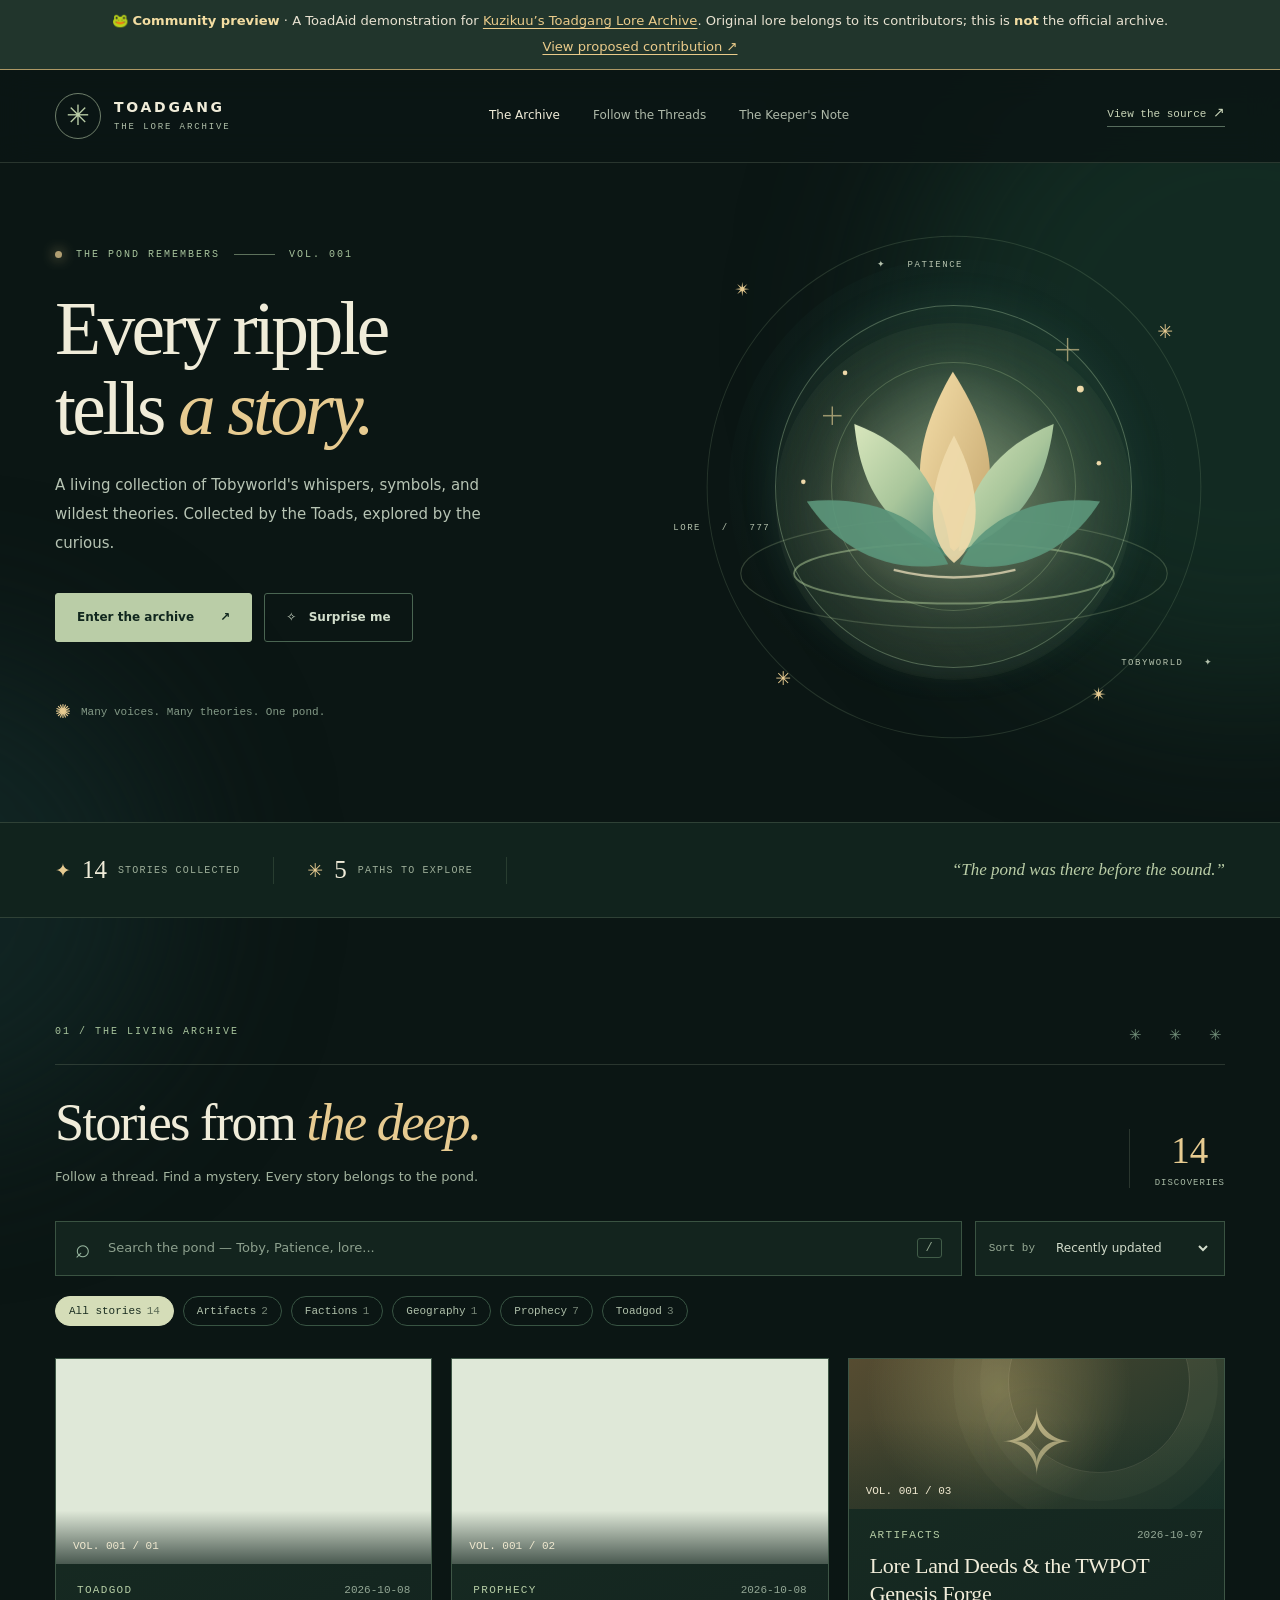
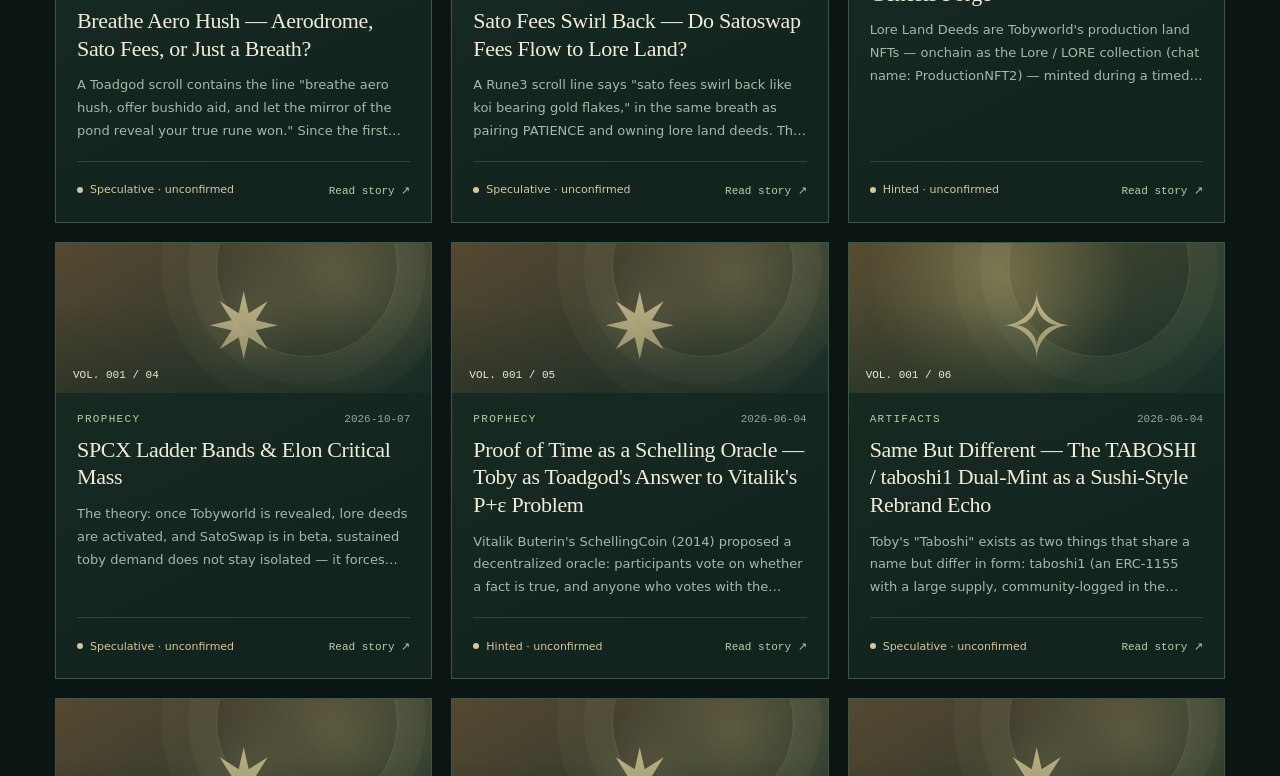
<file: index.html>
<!doctype html>
<html lang="en"><head><meta charset="utf-8"><meta name="viewport" content="width=device-width, initial-scale=1">
<meta http-equiv="refresh" content="0; url=./explorer/"><title>Toadgang Lore — Community Preview</title></head>
<body><p>This is a community preview for Kuzikuu’s Toadgang Lore Archive.
<a href="./explorer/">Enter The Living Lore Explorer</a>.</p></body></html>
</file>
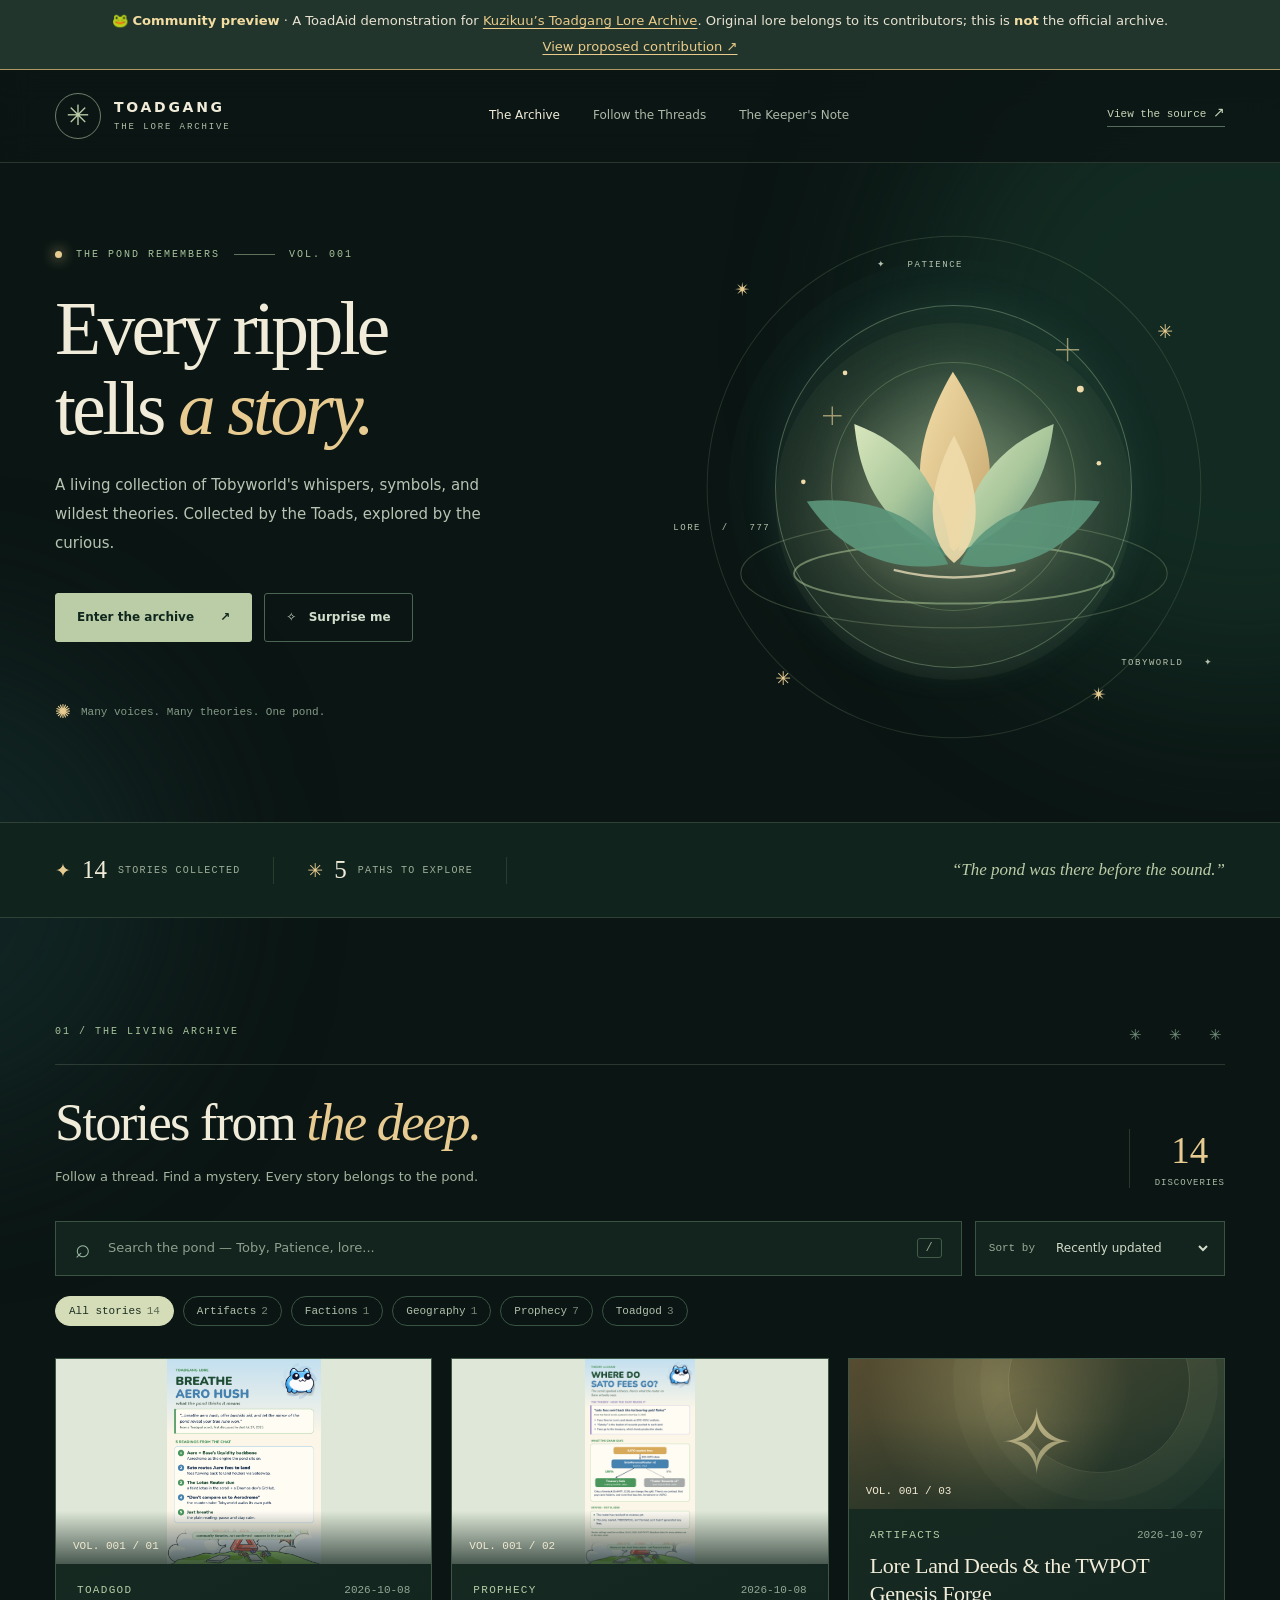
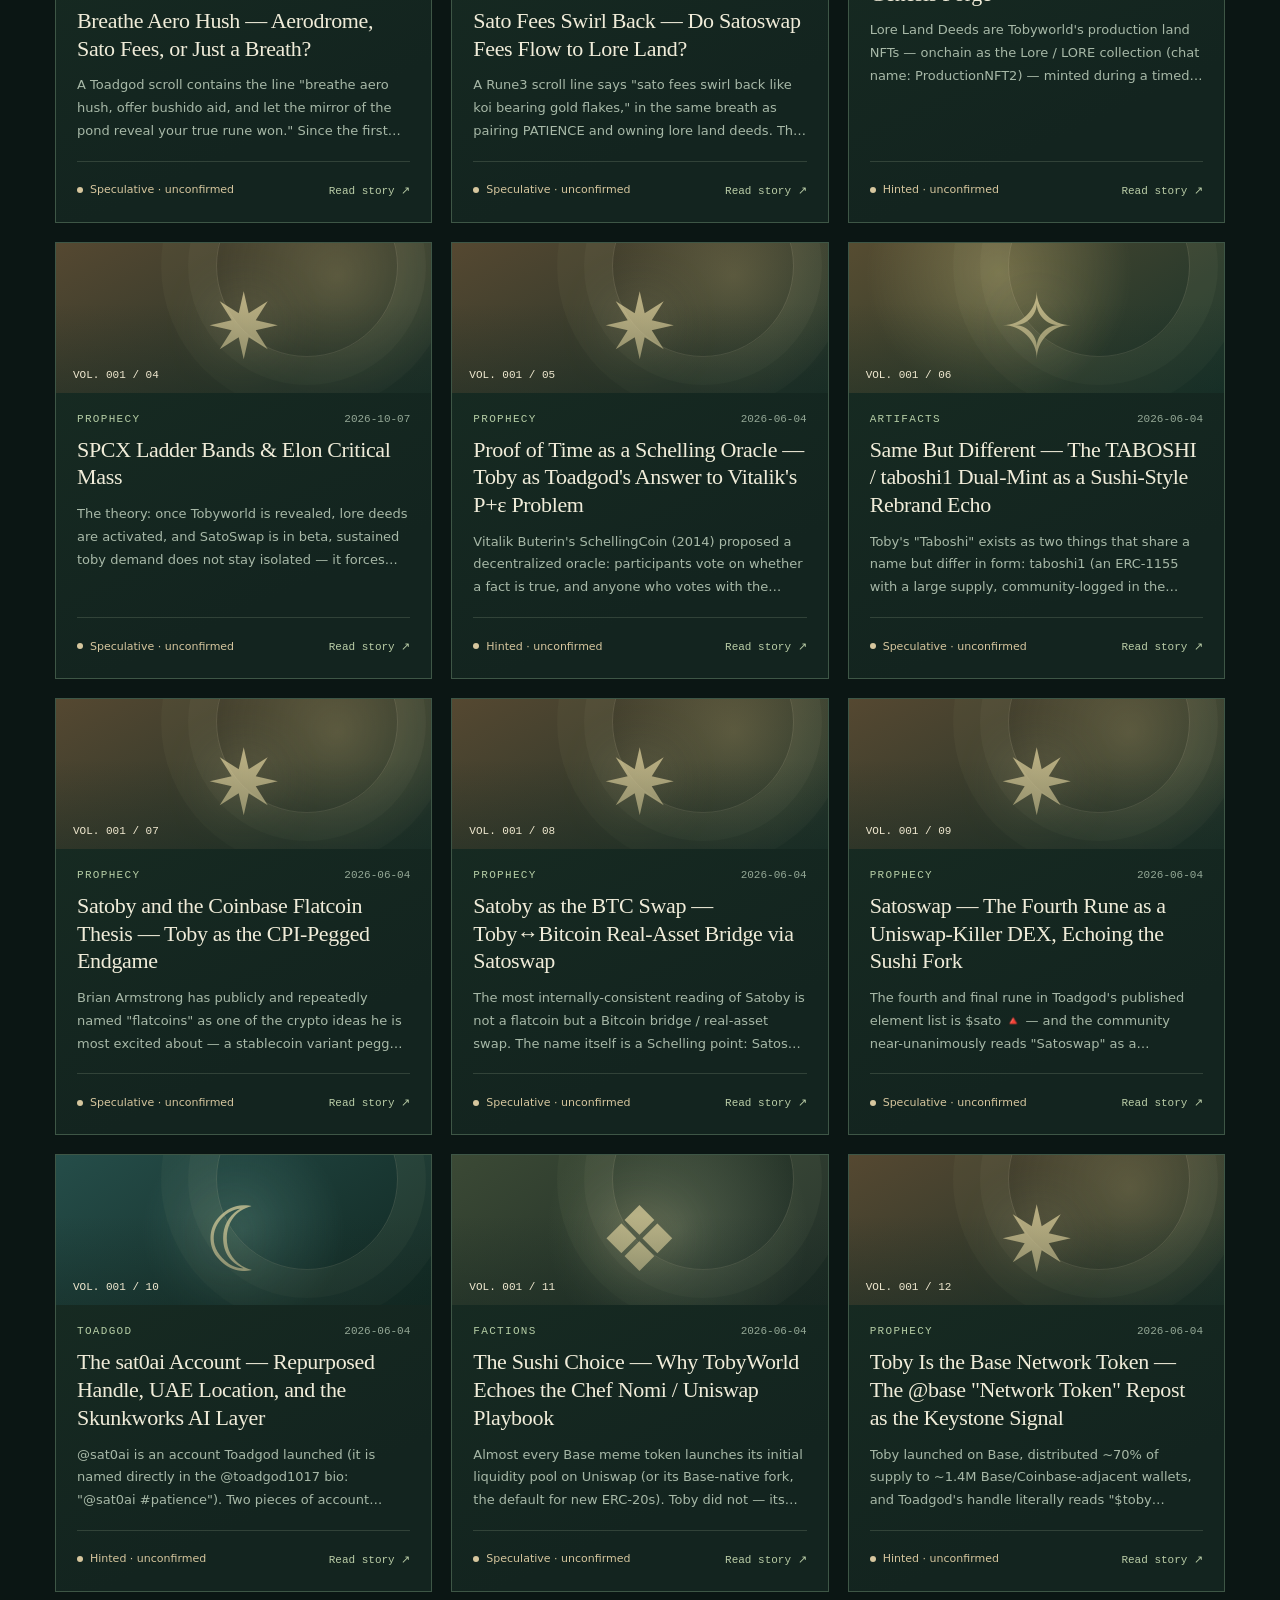
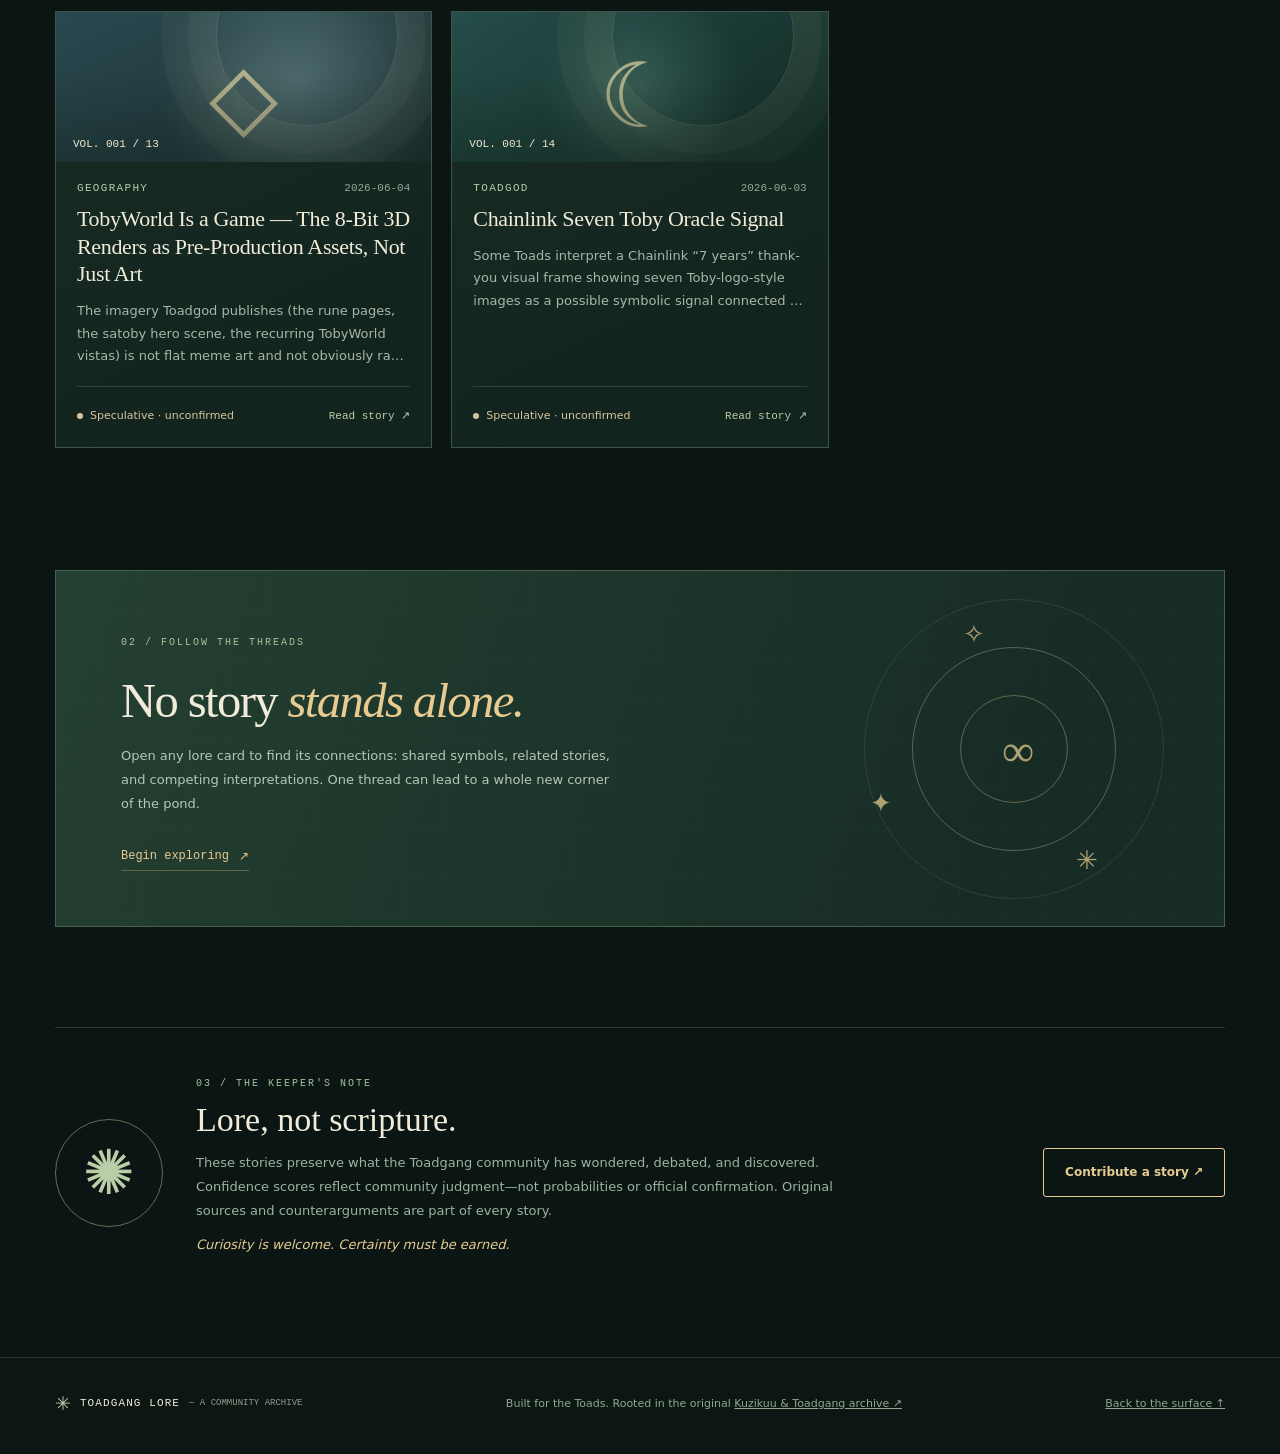
<file: explorer/index.html>
<!doctype html>
<html lang="en">
<head>
  <meta charset="utf-8">
  <meta name="viewport" content="width=device-width, initial-scale=1">
  <meta name="color-scheme" content="dark">
  <meta name="theme-color" content="#0c1715">
  <meta name="description" content="Explore the stories, theories, evidence and mysteries preserved by Toadgang.">
  <title>The Living Lore · Toadgang Archive</title>
  <link rel="stylesheet" href="./styles.css">
  <link rel="icon" href="./favicon.svg" type="image/svg+xml">
</head>
<body>
  <a class="skip-link" href="#library">Skip to the lore library</a>
  <div class="ambient ambient-one" aria-hidden="true"></div>
  <div class="ambient ambient-two" aria-hidden="true"></div>
  <aside class="toadaid-preview-banner" aria-label="Community preview notice">
    <span><strong>🐸 Community preview</strong> · A ToadAid demonstration for
    <a href="https://github.com/toad-lore-fan-club/toadgang-lore" target="_blank" rel="noopener noreferrer">Kuzikuu’s Toadgang Lore Archive</a>.
    Original lore belongs to its contributors; this is <strong>not</strong> the official archive.</span>
    <a href="https://github.com/toad-lore-fan-club/toadgang-lore/pull/8" target="_blank" rel="noopener noreferrer">View proposed contribution ↗</a>
  </aside>
  <header class="site-header" id="top">
    <div class="shell header-inner">
      <a class="brand" href="#top" aria-label="Toadgang Lore Archive home">
        <span class="brand-mark" aria-hidden="true">✳</span>
        <span class="brand-text"><strong>TOADGANG</strong><small>THE LORE ARCHIVE</small></span>
      </a>
      <nav class="nav-links" aria-label="Main navigation">
        <a href="#library" class="nav-active">The Archive</a>
        <a href="#paths">Follow the Threads</a>
        <a href="#about">The Keeper's Note</a>
      </nav>
      <a class="repo-link" href="https://github.com/toad-lore-fan-club/toadgang-lore" target="_blank" rel="noopener noreferrer">View the source <span aria-hidden="true">↗</span></a>
    </div>
  </header>

  <main>
    <section class="hero shell" aria-labelledby="hero-title">
      <div class="hero-copy">
        <div class="eyebrow"><span class="pulse-dot"></span> THE POND REMEMBERS <span class="eyebrow-line"></span> VOL. 001</div>
        <h1 id="hero-title">Every ripple<br>tells <em>a story.</em></h1>
        <p class="hero-description">A living collection of Tobyworld's whispers, symbols, and wildest theories. Collected by the Toads, explored by the curious.</p>
        <div class="hero-actions">
          <a class="button button-primary" href="#library">Enter the archive <span aria-hidden="true">↗</span></a>
          <button type="button" class="button button-ghost" id="random-theory">✧ &nbsp; Surprise me</button>
        </div>
        <div class="hero-micro"><span class="little-flower" aria-hidden="true">✺</span> Many voices. Many theories. One pond.</div>
      </div>
      <div class="hero-art" aria-label="Illustration of a glowing lotus and still rings of pond water" role="img">
        <div class="orbital-caption orbital-caption-a">✦ &nbsp; PATIENCE</div>
        <div class="orbital-caption orbital-caption-b">TOBYWORLD &nbsp; ✦</div>
        <div class="orbital-caption orbital-caption-c">LORE &nbsp; / &nbsp; 777</div>
        <div class="pond-sky"></div>
        <div class="pond-halo halo-one"></div>
        <div class="pond-halo halo-two"></div>
        <div class="pond-halo halo-three"></div>
        <svg class="lotus-art" viewBox="0 0 440 440" xmlns="http://www.w3.org/2000/svg" aria-hidden="true">
          <defs>
            <radialGradient id="glow" cx="50%" cy="50%" r="60%"><stop offset="0" stop-color="#d9ecb4" stop-opacity="0.7"/><stop offset="1" stop-color="#cce2a0" stop-opacity="0"/></radialGradient>
            <linearGradient id="petal" x1="0" x2="1" y1="0" y2="1"><stop offset="0" stop-color="#d9e7bd"/><stop offset="0.52" stop-color="#a9c69b"/><stop offset="1" stop-color="#538b79"/></linearGradient>
            <linearGradient id="petalGold" x1="0" x2="1" y1="0" y2="1"><stop offset="0" stop-color="#f5dfaa"/><stop offset="1" stop-color="#c5a66d"/></linearGradient>
          </defs>
          <circle cx="220" cy="236" r="154" fill="url(#glow)" opacity=".42"/>
          <ellipse cx="220" cy="298" rx="138" ry="26" fill="none" stroke="#b6d29d" stroke-width="1.6" opacity=".5"/>
          <ellipse cx="220" cy="298" rx="184" ry="47" fill="none" stroke="#b6d29d" stroke-width="1" opacity=".24"/>
          <path d="M218 285C178 271 151 241 142 192c42 11 71 42 78 78 9-45 37-71 78-80-10 45-39 78-80 95z" fill="#4d8a72" opacity=".87"/>
          <path d="M220 279C183 245 179 192 219 124c44 68 41 120 1 155z" fill="url(#petalGold)"/>
          <path d="M217 279C158 260 139 219 134 169c48 18 76 53 83 110z" fill="url(#petal)"/>
          <path d="M224 279C282 257 300 216 306 169c-48 19-76 54-82 110z" fill="url(#petal)"/>
          <path d="M215 290C159 300 117 273 93 236c55-6 103 14 122 54z" fill="#5d977c" opacity=".91"/>
          <path d="M225 290C281 301 324 272 346 236c-54-6-102 14-121 54z" fill="#5d977c" opacity=".91"/>
          <path d="M220 289C196 270 195 226 220 179c25 47 25 91 0 110z" fill="#f0dcac" opacity=".9"/>
          <path d="M168 295Q219 308 273 295" fill="none" stroke="#f0e3bf" stroke-width="2" opacity=".75"/>
          <circle cx="126" cy="125" r="2" fill="#efdaaa"/><circle cx="329" cy="139" r="3" fill="#efdaaa"/><circle cx="90" cy="219" r="2" fill="#efdaaa"/><circle cx="345" cy="203" r="2" fill="#efdaaa"/>
          <path d="M318 95v20m-10-10h20M115 154v16m-8-8h16" stroke="#f4db9e" stroke-width="1.2" opacity=".6"/>
        </svg>
        <span class="art-corner corner-tl">✴</span><span class="art-corner corner-tr">✳</span><span class="art-corner corner-bl">✳</span><span class="art-corner corner-br">✴</span>
      </div>
    </section>

    <section class="ticker" aria-label="Archive summary">
      <div class="shell ticker-inner">
        <div class="ticker-item"><span class="ticker-glyph">✦</span><strong id="stat-theories">—</strong><span>STORIES COLLECTED</span></div>
        <div class="ticker-divider"></div>
        <div class="ticker-item"><span class="ticker-glyph">✳</span><strong id="stat-categories">—</strong><span>PATHS TO EXPLORE</span></div>
        <div class="ticker-divider"></div>
        <div class="ticker-quote">“The pond was there before the sound.”</div>
      </div>
    </section>

    <section class="library shell" id="library" aria-labelledby="library-title">
      <div class="section-topline"><span>01 / THE LIVING ARCHIVE</span><span class="topline-decoration">✳ &nbsp;✳ &nbsp;✳</span></div>
      <div class="library-heading">
        <div><h2 id="library-title">Stories from <em>the deep.</em></h2><p>Follow a thread. Find a mystery. Every story belongs to the pond.</p></div>
        <div class="library-count"><span class="count-number" id="shown-count">—</span><span>DISCOVERIES</span></div>
      </div>
      <div class="controls">
        <label class="search-field" for="search-input"><span class="search-icon" aria-hidden="true">⌕</span><input id="search-input" type="search" placeholder="Search the pond — Toby, Patience, lore..." autocomplete="off"><kbd>/</kbd></label>
        <label class="sort-field" for="sort-select"><span>Sort by</span><select id="sort-select"><option value="recent">Recently updated</option><option value="confidence">Community confidence</option><option value="title">A → Z</option></select></label>
      </div>
      <div class="chips" id="category-chips" role="group" aria-label="Filter by category"></div>
      <div class="library-message" id="library-message" role="status" aria-live="polite">Gathering the stories from the pond…</div>
      <div class="cards" id="lore-cards" aria-live="off"></div>
      <div class="empty-state" id="empty-state" hidden><span aria-hidden="true">☾</span><h3>No ripples found</h3><p>Try another word, or explore a different category.</p><button type="button" class="button button-ghost" id="clear-search">Show all stories</button></div>
    </section>

    <section class="paths shell" id="paths" aria-labelledby="paths-title">
      <div class="paths-pattern" aria-hidden="true"></div>
      <div class="paths-copy"><span class="mini-eyebrow">02 / FOLLOW THE THREADS</span><h2 id="paths-title">No story <em>stands alone.</em></h2><p>Open any lore card to find its connections: shared symbols, related stories, and competing interpretations. One thread can lead to a whole new corner of the pond.</p><a href="#library" class="text-link">Begin exploring <span aria-hidden="true">↗</span></a></div>
      <div class="paths-glyph" aria-hidden="true"><span class="path-ring ring-a"></span><span class="path-ring ring-b"></span><span class="path-ring ring-c"></span><span class="path-dot dot-a">✧</span><span class="path-dot dot-b">✳</span><span class="path-dot dot-c">✦</span><span class="path-center">∞</span></div>
    </section>

    <section class="keeper shell" id="about" aria-labelledby="keeper-title">
      <div class="keeper-seal" aria-hidden="true">✺</div>
      <div class="keeper-content"><div class="mini-eyebrow">03 / THE KEEPER'S NOTE</div><h2 id="keeper-title">Lore, not scripture.</h2><p>These stories preserve what the Toadgang community has wondered, debated, and discovered. Confidence scores reflect community judgment—not probabilities or official confirmation. Original sources and counterarguments are part of every story.</p><p class="keeper-strong">Curiosity is welcome. Certainty must be earned.</p></div>
      <a href="https://github.com/toad-lore-fan-club/toadgang-lore/blob/main/CONTRIBUTING.md" target="_blank" rel="noopener noreferrer" class="button button-outline">Contribute a story ↗</a>
    </section>
  </main>
  <footer class="site-footer"><div class="shell footer-inner"><div class="footer-brand">✳ <strong>TOADGANG LORE</strong><span>— A COMMUNITY ARCHIVE</span></div><p>Built for the Toads. Rooted in the original <a href="https://github.com/toad-lore-fan-club/toadgang-lore" target="_blank" rel="noopener noreferrer">Kuzikuu &amp; Toadgang archive ↗</a></p><a href="#top">Back to the surface ↑</a></div></footer>

  <dialog id="lore-dialog" class="lore-dialog" aria-labelledby="dialog-title"><div class="dialog-inner"><header class="dialog-header"><a class="dialog-brand" href="https://github.com/toad-lore-fan-club/toadgang-lore" target="_blank" rel="noopener noreferrer">✳ &nbsp; THE LORE ARCHIVE</a><button type="button" class="dialog-close" id="close-dialog" aria-label="Close story">✕</button></header><div class="dialog-body" id="dialog-body"></div></div></dialog>
  <script src="./data.js"></script>
  <script src="./app.js" defer></script>
</body>
</html>
</file>
<file: explorer/styles.css>
:root{color-scheme:dark;--bg:#0b1614;--bg2:#10211d;--surface:#152720;--surface2:#1c3027;--cream:#f0ecd9;--muted:#b0c0aa;--forest:#86a990;--sage:#bacda7;--gold:#e7cb91;--line:rgba(197,215,177,.17);--sans:'DM Sans',ui-sans-serif,system-ui,sans-serif;--serif:'Playfair Display',Georgia,'Times New Roman',serif;--mono:'DM Mono',monospace}
*{box-sizing:border-box}html{scroll-behavior:smooth;scroll-padding-top:90px}body{margin:0;background:var(--bg);color:var(--cream);font:16px/1.6 var(--sans);overflow-x:hidden}button,input,select{font:inherit}button{cursor:pointer}a{color:inherit}button:focus-visible,a:focus-visible,input:focus-visible,select:focus-visible{outline:3px solid var(--gold);outline-offset:4px}[hidden]{display:none!important}::selection{background:#b7c88f;color:#10231b}.shell{width:min(1170px,calc(100% - 68px));margin-inline:auto}.skip-link{position:absolute;z-index:300;top:-80px;left:15px;background:var(--cream);color:var(--bg);padding:10px 20px}.skip-link:focus{top:10px}
.ambient{position:absolute;z-index:-1;pointer-events:none;border-radius:50%;filter:blur(80px)}.ambient-one{width:690px;height:690px;background:#183a2c99;top:0;right:-310px}.ambient-two{width:480px;height:480px;background:#142c2baa;top:650px;left:-310px}.site-header{position:relative;z-index:4;border-bottom:1px solid var(--line);background:#0b1614d9;backdrop-filter:blur(16px)}.header-inner{display:flex;min-height:92px;align-items:center;justify-content:space-between;gap:20px}.brand{display:flex;text-decoration:none;align-items:center;gap:13px}.brand-mark{display:grid;place-items:center;width:46px;height:46px;border:1px solid #bad0ac91;border-radius:50%;font-size:28px;color:var(--sage)}.brand-text{display:flex;flex-direction:column;line-height:1.15;gap:7px;letter-spacing:.17em}.brand-text strong{font-size:14px;font-weight:600}.brand-text small{font:9px var(--mono);letter-spacing:.21em;color:var(--muted)}.nav-links{display:flex;gap:33px}.nav-links a{text-decoration:none;font-size:12px;color:#aeb9a9;transition:color .2s}.nav-links a:hover,.nav-links .nav-active{color:var(--cream)}.repo-link{font:11px var(--mono);text-decoration:none;border-bottom:1px solid #99b69a89;padding-bottom:5px;color:#c8d4b7;white-space:nowrap}.repo-link span{font-size:14px}.hero{min-height:612px;display:grid;grid-template-columns:1.05fr .95fr;align-items:center;gap:28px;padding-top:65px;padding-bottom:77px}.hero-copy{position:relative;z-index:1}.eyebrow,.mini-eyebrow,.section-topline,.topline-decoration{font:10px var(--mono);letter-spacing:.2em;color:#a7c39c}.eyebrow{display:flex;align-items:center;gap:14px}.eyebrow-line{display:inline-block;width:41px;height:1px;background:#a7c39c88}.pulse-dot{width:7px;height:7px;border-radius:50%;background:var(--gold);box-shadow:0 0 13px #f3dd93;animation:pulse 2.7s infinite}.hero h1{font:normal clamp(56px,5.9vw,89px)/1.06 var(--serif);letter-spacing:-.048em;margin:29px 0 22px;max-width:740px}.hero h1 em,.library h2 em,.paths h2 em{font-weight:400;color:var(--gold)}.hero-description{max-width:475px;color:#b7c4b4;font-size:15px;line-height:1.92;margin-bottom:35px}.hero-actions{display:flex;gap:12px;flex-wrap:wrap}.button{text-decoration:none;display:inline-flex;gap:26px;align-items:center;justify-content:center;min-height:49px;padding:12px 21px;border-radius:3px;transition:background .2s,transform .2s,border-color .2s;font-size:12px;font-weight:700}.button:hover{transform:translateY(-2px)}.button-primary{background:var(--sage);border:1px solid var(--sage);color:#11271e}.button-primary:hover{background:#d6e6bd}.button-ghost{border:1px solid #4a6552;color:#d3dfcd;background:transparent}.button-ghost:hover{background:#243b2c}.hero-micro{margin-top:58px;font:11px var(--mono);color:#849a87;display:flex;align-items:center;gap:10px}.little-flower{color:var(--gold);font-size:19px}.hero-art{position:relative;width:min(100%,510px);aspect-ratio:1;margin-inline:auto;isolation:isolate}.pond-sky{position:absolute;inset:6%;border-radius:50%;background:radial-gradient(circle at 50% 42%,#2850477a 0,#19372e67 28%,#132b2655 49%,#0d211d00 72%)}.pond-halo{position:absolute;border:1px solid rgba(186,206,163,.18);border-radius:50%;inset:4%}.halo-one{inset:15%;border-color:#a4c59d66;box-shadow:0 0 40px #6eb89c18,inset 0 0 70px #699e7524}.halo-two{inset:0;transform:scale(.97);border-color:#95b68c30}.halo-three{inset:26%;border-color:#b6d89c40}.hero-art:after{content:'';position:absolute;inset:12%;border-radius:50%;background:radial-gradient(circle,#e9dda127 0%,transparent 50%);z-index:-1}.lotus-art{width:100%;height:100%;position:relative;filter:drop-shadow(0 0 31px #cbd6aa36);animation:float 8s ease-in-out infinite}.orbital-caption{position:absolute;color:#b5c2ad;font:9px var(--mono);letter-spacing:.17em;z-index:2}.orbital-caption-a{top:6%;left:35%}.orbital-caption-b{bottom:15%;right:-1%}.orbital-caption-c{top:57%;left:-5%}.art-corner{position:absolute;color:var(--gold);font-size:19px}.corner-tl{left:7%;top:9%}.corner-tr{right:7%;top:17%}.corner-bl{left:15%;bottom:10%}.corner-br{right:20%;bottom:7%}
.ticker{border-block:1px solid var(--line);background:#11231d}.ticker-inner{min-height:94px;display:flex;align-items:center;gap:33px}.ticker-item{display:flex;align-items:center;gap:11px}.ticker-item strong{font:25px var(--serif);color:var(--cream)}.ticker-item span:last-child{font:10px var(--mono);letter-spacing:.12em;color:#9dae99}.ticker-glyph{font-size:19px;color:var(--gold)}.ticker-divider{height:27px;width:1px;background:#48634a6e}.ticker-quote{font:italic 17px var(--serif);color:var(--sage);margin-left:auto}.library{padding-block:108px 122px}.section-topline{border-bottom:1px solid var(--line);padding-bottom:19px;display:flex;justify-content:space-between}.topline-decoration{font-size:15px;color:#728f79}.library-heading{display:flex;justify-content:space-between;align-items:end;gap:20px;margin:28px 0 33px}.library h2,.paths h2{font:normal clamp(38px,4.1vw,60px)/1.14 var(--serif);letter-spacing:-.033em;margin:0 0 14px}.library-heading p{margin:0;color:#a3b49f;font-size:13px}.library-count{text-align:center;border-left:1px solid var(--line);padding-left:25px;display:grid;gap:6px;min-width:94px}.count-number{font:37px var(--serif);color:var(--gold)}.library-count span:last-child{font:9px var(--mono);letter-spacing:.11em;color:#a9bba6}.controls{display:flex;gap:13px;margin-bottom:20px}.search-field{display:flex;align-items:center;gap:15px;flex:1;border:1px solid #3a5342;background:#13241e;min-height:55px;padding:0 19px}.search-field:focus-within{border-color:var(--sage)}.search-icon{font-size:26px;line-height:1;color:#98b7a0}.search-field input{border:0;background:transparent;color:var(--cream);outline:0;flex:1;min-width:0;font-size:13px}.search-field input::placeholder{color:#8da08e;opacity:1}.search-field kbd{font:12px var(--mono);border:1px solid #415c48;border-radius:3px;color:#92a78f;padding:2px 8px}.sort-field{display:flex;align-items:center;gap:17px;background:#13241e;border:1px solid #3a5342;padding:0 13px}.sort-field>span{font:11px var(--mono);color:#99ac97}.sort-field select{color:#d2dccb;background:#13241e;border:0;outline:0;font-size:12px;max-width:185px;cursor:pointer}.chips{display:flex;flex-wrap:wrap;gap:9px;margin-bottom:32px}.chip{border:1px solid #385443;color:#afc0aa;background:transparent;padding:8px 13px;border-radius:30px;font:11px var(--mono);transition:.2s}.chip:hover{border-color:#a8c69c;color:var(--cream)}.chip[aria-pressed='true']{background:#d5ddb8;color:#1a2d20;border-color:#d5ddb8}.chip-count{opacity:.65;margin-left:5px}.library-message{color:#a9b9a5;font-size:13px;margin:28px 0}.cards{display:grid;grid-template-columns:repeat(3,minmax(0,1fr));gap:19px}.lore-card{position:relative;min-width:0;border:1px solid #3e5646;background:linear-gradient(155deg,#182d23,#13241f 75%);padding:0;overflow:hidden;display:flex;flex-direction:column;min-height:390px;transition:transform .23s,border-color .23s,box-shadow .23s}.lore-card:hover{transform:translateY(-5px);border-color:#9ebb9a;box-shadow:0 19px 50px #0003}.card-cover{height:150px;position:relative;overflow:hidden;background:radial-gradient(circle at 70% 38%,#6f917a77,transparent 45%),radial-gradient(circle at 25% 70%,#365a4e,transparent 60%),linear-gradient(155deg,#2a4639,#152d28)}.card-cover::after{position:absolute;inset:0;content:'';background:linear-gradient(0deg,#13251f55,transparent 60%)}.card-cover[data-category='prophecy']{background:radial-gradient(circle at 75% 22%,#d2ba793d,transparent 40%),linear-gradient(150deg,#554831,#1b3028)}.card-cover[data-category='toadgod']{background:radial-gradient(circle at 50% 50%,#5b8d8555,transparent 50%),linear-gradient(145deg,#254d49,#112822)}.card-cover[data-category='artifact']{background:radial-gradient(circle at 40% 20%,#c9b9785e,transparent 52%),linear-gradient(145deg,#564c31,#18332a)}.card-cover[data-category='faction']{background:radial-gradient(circle at 60% 50%,#97a38355,transparent 55%),linear-gradient(145deg,#3b4935,#1a2923)}.card-cover[data-category='geography']{background:radial-gradient(circle at 65% 45%,#85aaad6a,transparent 55%),linear-gradient(155deg,#294950,#1b2c2d)}.card-cover:before{content:'';position:absolute;width:180px;height:180px;border-radius:50%;border:1px solid #e0d4af2b;right:9%;top:-45%;box-shadow:0 0 0 28px #e0d4af0a,0 0 0 55px #e0d4af09}.cover-symbol{position:absolute;inset:0;display:grid;place-items:center;font:90px var(--serif);color:#ebdca5a8;text-shadow:0 0 55px #ecd79d70;transform:translateY(9px)}.card-cover img{display:block;width:100%;height:100%;object-fit:cover;object-position:center;filter:saturate(.75) brightness(.8)}.card-cover.has-image:after{background:linear-gradient(0deg,#13251f88,#11251a00 80%)}.cover-index{position:absolute;bottom:12px;left:17px;z-index:1;font:10px var(--mono);color:#efe8cf}.card-content{padding:20px 21px 18px;display:flex;flex-direction:column;flex:1}.card-top{display:flex;align-items:center;justify-content:space-between;gap:10px;margin-bottom:11px}.category-tag{font:10px var(--mono);text-transform:uppercase;letter-spacing:.12em;color:#b5cda5}.card-date{font:10px var(--mono);color:#93a795}.card-title{font:normal 22px/1.26 var(--serif);letter-spacing:-.015em;margin:0 0 12px;flex-shrink:0}.card-summary{font-size:12px;line-height:1.75;color:#a7b8a7;margin:0 0 18px;display:-webkit-box;-webkit-line-clamp:3;-webkit-box-orient:vertical;overflow:hidden}.card-bottom{border-top:1px solid var(--line);display:flex;justify-content:space-between;gap:8px;padding-top:15px;margin-top:auto;align-items:center}.safety-indicator{font-size:10px;color:#d6c69e;display:flex;align-items:center;gap:7px;min-width:0}.safety-indicator .small-circle{width:6px;height:6px;flex:none;border-radius:50%;background:#d6c69e}.card-open{font:11px var(--mono);border:0;background:none;color:var(--sage);white-space:nowrap;padding:7px 0}.card-open:hover{text-decoration:underline}.empty-state{text-align:center;padding:70px 20px;border:1px solid var(--line)}.empty-state>span{font-size:54px;color:var(--gold)}.empty-state h3{font:32px var(--serif);margin:10px}.empty-state p{color:var(--muted);font-size:14px}.empty-state .button{margin-top:14px}
.paths{margin-bottom:100px;background:linear-gradient(113deg,#244032,#172c25 80%);border:1px solid #46604c;min-height:357px;position:relative;display:flex;align-items:center;padding:55px 65px;overflow:hidden}.paths-pattern{position:absolute;inset:0;opacity:.26;background-image:linear-gradient(#afc5a014 1px,transparent 1px),linear-gradient(90deg,#afc5a014 1px,transparent 1px);background-size:43px 43px}.paths-copy{position:relative;z-index:1;max-width:580px}.paths h2{font-size:clamp(38px,3.8vw,53px);margin-top:22px}.paths p{color:#b6c7b6;font-size:13px;line-height:1.85;max-width:490px}.text-link{display:inline-flex;gap:10px;text-decoration:none;margin-top:20px;color:var(--gold);font:12px var(--mono);border-bottom:1px solid #a88e6680;padding-bottom:6px}.paths-glyph{position:absolute;width:300px;height:300px;right:60px;top:28px;opacity:.73}.path-ring{position:absolute;border:1px solid #c0d0a67d;border-radius:50%;inset:16%}.ring-b{inset:0;border-color:#aec3ab33}.ring-c{inset:32%;border-color:#e8ca927e}.path-center{position:absolute;top:42%;left:46%;font:45px var(--serif);color:var(--gold)}.path-dot{position:absolute;font-size:26px;color:var(--gold)}.dot-a{top:5%;left:33%}.dot-b{bottom:6%;right:22%}.dot-c{bottom:25%;left:2%}.keeper{display:flex;align-items:center;gap:33px;border-top:1px solid var(--line);padding-block:50px 90px}.keeper-seal{width:108px;height:108px;border:1px solid #5c7057;border-radius:50%;display:grid;place-items:center;font-size:62px;color:var(--sage);flex:none}.keeper-content{max-width:660px}.keeper h2{font:34px var(--serif);margin:12px 0}.keeper p{color:#9fb29e;font-size:13px;line-height:1.84;margin:10px 0}.keeper .keeper-strong{color:var(--gold);font-style:italic}.keeper .button{margin-left:auto;white-space:nowrap}.button-outline{background:transparent;border:1px solid var(--gold);color:var(--gold)}.button-outline:hover{background:#c7ad7126}.site-footer{background:#0c1612;border-top:1px solid var(--line)}.footer-inner{display:flex;align-items:center;justify-content:space-between;gap:20px;min-height:91px}.footer-brand{display:flex;align-items:center;gap:9px;color:var(--sage);font-size:19px}.footer-brand strong{font:11px var(--mono);letter-spacing:.1em;color:var(--cream)}.footer-brand span{font:9px var(--mono);color:#8e9e8e}.footer-inner p,.footer-inner>a{font-size:11px;color:#92a792}.footer-inner a:hover{color:var(--cream)}
.lore-dialog{padding:0;color:var(--cream);background:#13251f;border:1px solid #719179;max-width:min(760px,calc(100vw - 32px));width:100%;max-height:min(90vh,930px);box-shadow:0 28px 100px #000b;overflow:auto}.lore-dialog::backdrop{background:rgba(3,11,8,.82);backdrop-filter:blur(6px)}body.dialog-open{overflow:hidden}.dialog-header{padding:19px 27px;display:flex;justify-content:space-between;align-items:center;border-bottom:1px solid var(--line);background:#14281e;position:sticky;top:0;z-index:4}.dialog-brand{font:10px var(--mono);letter-spacing:.12em;text-decoration:none;color:var(--sage)}.dialog-close{border:1px solid #48664c;background:transparent;color:var(--cream);width:37px;height:37px}.dialog-close:hover{background:#294836}.dialog-body{padding:38px clamp(22px,5vw,52px) 48px}.detail-top{font:11px var(--mono);letter-spacing:.13em;color:var(--gold);text-transform:uppercase}.detail-title{font:normal clamp(30px,4vw,47px)/1.17 var(--serif);margin:15px 0 20px}.detail-meta{display:flex;flex-wrap:wrap;gap:10px;margin:20px 0 26px}.meta-pill{font:10px var(--mono);padding:6px 10px;border:1px solid #506a53;color:#b4c5ad}.detail-warning{border-left:3px solid var(--gold);background:#6b603327;padding:13px 17px;color:#dfd1af;font-size:12px;line-height:1.6;margin-bottom:27px}.detail-hero-img{width:100%;max-height:330px;object-fit:cover;border:1px solid #56745d;margin-bottom:18px}.detail-section{border-top:1px solid var(--line);padding-top:24px;margin-top:26px}.detail-section h3{font:24px var(--serif);margin:0 0 13px}.detail-section p{font-size:13px;color:#b9c8b7;line-height:1.88;margin:0 0 12px;white-space:pre-wrap;overflow-wrap:anywhere}.detail-section a{color:#e9d19b;text-decoration:underline;overflow-wrap:anywhere}.detail-sources{display:flex;gap:9px;flex-wrap:wrap}.detail-sources a,.detail-related button,.detail-related a{border:1px solid #42634a;padding:9px 12px;background:#1a3427;color:#d5e5cb;font-size:11px;text-decoration:none}.detail-related{display:flex;flex-wrap:wrap;gap:8px}.detail-related button:hover,.detail-sources a:hover{border-color:var(--gold)}.detail-actions{display:flex;flex-wrap:wrap;gap:11px;margin-top:26px}.detail-actions button{font:11px var(--mono)}.detail-footnote{font-size:11px;color:#96aa9a;margin-top:26px}.detail-toast{font-size:11px;color:var(--sage);margin-top:10px;min-height:18px}
@keyframes float{0%,100%{transform:translateY(0)}50%{transform:translateY(-9px)}}@keyframes pulse{0%,100%{opacity:1}50%{opacity:.4}}
@media(max-width:1020px){.nav-links{gap:16px}.repo-link{display:none}.hero{grid-template-columns:1.1fr .9fr;min-height:540px}.hero h1{font-size:clamp(50px,6.3vw,73px)}.hero-art{width:100%}.cards{grid-template-columns:repeat(2,minmax(0,1fr))}.paths-glyph{right:-25px;opacity:.34}.paths-copy{max-width:520px}.footer-brand span{display:none}}
@media(max-width:680px){.shell{width:calc(100% - 36px)}.header-inner{min-height:73px}.brand-mark{width:38px;height:38px;font-size:24px}.brand-text strong{font-size:12px}.brand-text small{font-size:8px}.nav-links{gap:13px}.nav-links a{font-size:10px}.nav-links a:nth-child(2),.nav-links a:nth-child(3){display:none}.hero{display:flex;flex-direction:column;align-items:stretch;gap:10px;padding-top:64px;padding-bottom:50px}.hero h1{font-size:clamp(53px,12vw,76px);margin-top:21px}.hero-description{font-size:14px;line-height:1.77}.hero-micro{margin-top:30px}.hero-art{width:min(100%,390px);align-self:center;margin-top:-7px;margin-bottom:-45px}.orbital-caption{font-size:8px}.ticker-inner{min-height:90px;gap:11px;justify-content:space-between}.ticker-item{gap:5px}.ticker-item strong{font-size:22px}.ticker-item span:last-child{font-size:8px}.ticker-glyph{font-size:13px}.ticker-divider{height:25px}.ticker-quote{display:none}.library{padding-block:75px 84px}.library-heading{align-items:start}.library h2{font-size:43px}.library-heading p{font-size:12px}.library-count{min-width:auto;padding-left:13px}.count-number{font-size:29px}.library-count span:last-child{font-size:7px}.controls{flex-direction:column}.search-field{min-height:52px}.sort-field{min-height:42px;justify-content:space-between}.chips{gap:8px;margin-bottom:24px}.chip{font-size:10px;padding:7px 11px}.cards{grid-template-columns:1fr;gap:15px}.lore-card{min-height:355px}.card-cover{height:154px}.card-content{padding:18px}.paths{padding:38px 27px;min-height:330px;margin-bottom:60px}.paths h2{font-size:42px}.paths-glyph{width:240px;height:240px;top:70px;right:-104px;opacity:.18}.keeper{padding:37px 0 65px;display:block}.keeper-seal{width:58px;height:58px;font-size:35px;margin-bottom:17px}.keeper h2{font-size:29px}.keeper .button{margin:19px 0 0}.footer-inner{padding-block:26px;min-height:120px;flex-wrap:wrap;gap:11px}.footer-inner p{order:3;width:100%;margin:0}.dialog-body{padding:27px 22px 40px}.dialog-header{padding:13px 20px}}
@media(prefers-reduced-motion:reduce){*,*::before,*::after{animation:none!important;scroll-behavior:auto!important;transition:none!important}}

/* Reader polish: preserve full infographic proportions and improve small-screen reading. */
.detail-hero-img{height:auto;max-height:none;object-fit:contain}
.detail-section p{font-size:14px;line-height:1.83}
.meta-pill{font-size:11px}
.detail-section a:focus-visible,.detail-related button:focus-visible{outline:2px solid var(--gold);outline-offset:3px}
@media(max-width:680px){.detail-section p{font-size:14px;line-height:1.8}.detail-meta{gap:7px}.meta-pill{font-size:10px}}


/* Mobile reader: a full-viewport page, never a desktop-sized floating modal.
   Preserve native <dialog> Escape, close button and keyboard focus behavior. */
@media (max-width: 680px) {
  html { overflow-x: clip; }
  .lore-dialog {
    position: fixed;
    inset: 0;
    margin: 0;
    padding: 0;
    box-sizing: border-box;
    width: 100%;
    max-width: 100%;
    height: 100vh;
    height: 100dvh;
    max-height: none;
    border: 0;
    border-radius: 0;
    overflow-x: hidden;
    overflow-y: auto;
    overscroll-behavior: contain;
    box-shadow: none;
  }
  .lore-dialog .dialog-inner { min-width: 0; width: 100%; }
  .lore-dialog .dialog-header {
    min-height: 65px;
    padding: max(12px, env(safe-area-inset-top)) 18px 12px;
  }
  .lore-dialog .dialog-body {
    min-width: 0;
    padding: 26px clamp(18px, 5vw, 26px) max(45px, env(safe-area-inset-bottom));
  }
  .lore-dialog .detail-title {
    font-size: clamp(30px, 8.1vw, 41px);
    line-height: 1.17;
    overflow-wrap: anywhere;
  }
  .lore-dialog .detail-section p,
  .lore-dialog .detail-warning,
  .lore-dialog .meta-pill { overflow-wrap: anywhere; }
  .lore-dialog .detail-hero-img { width: 100%; height: auto; max-width: 100%; object-fit: contain; }
  .lore-dialog .dialog-close { min-width: 42px; min-height: 42px; flex: none; }
}


/* V2 — phone reader intrinsic-width containment (Firefox + Chromium). */
@media screen and (max-width: 680px) {
  dialog.lore-dialog[open] {
    position: fixed !important;
    inset: 0 !important;
    margin: 0 !important;
    padding: 0 !important;
    box-sizing: border-box !important;
    width: 100vw !important;
    min-width: 0 !important;
    max-width: 100vw !important;
    inline-size: 100vw !important;
    min-inline-size: 0 !important;
    max-inline-size: 100vw !important;
    height: 100vh !important;
    height: 100dvh !important;
    max-height: 100vh !important;
    max-height: 100dvh !important;
    overflow-x: hidden !important;
    overflow-y: auto !important;
    overscroll-behavior: contain;
  }
  dialog.lore-dialog[open] > .dialog-inner,
  dialog.lore-dialog[open] .dialog-header,
  dialog.lore-dialog[open] .dialog-body {
    display: block;
    box-sizing: border-box !important;
    width: 100% !important;
    min-width: 0 !important;
    max-width: 100% !important;
    overflow-x: hidden;
  }
  dialog.lore-dialog[open] .dialog-header {
    display: flex;
    align-items: center;
    justify-content: space-between;
    gap: 12px;
    padding-inline: 18px;
  }
  dialog.lore-dialog[open] .dialog-brand {
    flex: 1 1 auto;
    min-width: 0;
    max-width: 100%;
    white-space: normal;
    overflow-wrap: anywhere;
  }
  dialog.lore-dialog[open] .dialog-close {
    flex: 0 0 42px;
    width: 42px;
    height: 42px;
  }
  dialog.lore-dialog[open] .dialog-body {
    padding: 26px 18px max(48px, env(safe-area-inset-bottom));
    overflow-wrap: anywhere;
    word-break: break-word;
  }
  dialog.lore-dialog[open] .dialog-body *,
  dialog.lore-dialog[open] .detail-meta,
  dialog.lore-dialog[open] .detail-section {
    box-sizing: border-box;
    min-width: 0;
    max-width: 100%;
  }
  dialog.lore-dialog[open] .detail-title,
  dialog.lore-dialog[open] .detail-top,
  dialog.lore-dialog[open] .detail-warning,
  dialog.lore-dialog[open] .detail-section,
  dialog.lore-dialog[open] .detail-section p,
  dialog.lore-dialog[open] .detail-section a {
    overflow-wrap: anywhere;
    word-break: break-word;
  }
  dialog.lore-dialog[open] .detail-section p {
    white-space: pre-wrap;
  }
  dialog.lore-dialog[open] img.detail-hero-img {
    display: block;
    box-sizing: border-box;
    width: 100% !important;
    min-width: 0 !important;
    max-width: 100% !important;
    height: auto !important;
    max-height: none !important;
    object-fit: contain !important;
  }
}


/* ToadAid final V1 — readable labels, complete illustrations, accessible mobile navigation. */
/* Keep the existing emerald/gold design; treat infographics as source material. */
.card-cover.has-image {
  height: 205px;
  background: #dfe8d8;
}
.card-cover.has-image img {
  object-fit: contain;
  object-position: center;
  filter: none;
}
.card-cover.has-image::after { background: linear-gradient(0deg, #13251fbb, transparent 26%); }
.card-cover.has-image::before { display: none; }
.card-top { flex-wrap: wrap; }
.category-tag, .card-date, .cover-index, .safety-indicator, .meta-pill { font-size: 11px; }
.card-summary { font-size: 13px; }
.detail-section p { font-size: 14px; }
.detail-section a { text-underline-offset: 3px; }
.detail-hero-img { height: auto; max-height: none; object-fit: contain; }
.card-bottom { flex-wrap: wrap; }

@media (max-width: 680px) {
  /* Previously the second and third navigation links were hidden on phones. */
  .header-inner { flex-wrap: wrap; row-gap: 10px; padding-block: 12px; }
  .nav-links {
    order: 3;
    display: grid;
    grid-template-columns: repeat(3, minmax(0, 1fr));
    width: 100%;
    gap: 6px;
    padding-top: 10px;
    border-top: 1px solid var(--line);
  }
  .nav-links a, .nav-links a:nth-child(2), .nav-links a:nth-child(3) {
    display: block;
    text-align: center;
    font-size: clamp(10px, 2.8vw, 12px);
    line-height: 1.4;
    overflow-wrap: break-word;
  }
  .ticker-item span:last-child { font-size: 10px; line-height: 1.3; letter-spacing: .04em; }
  .library-count span:last-child { font-size: 10px; }
  .orbital-caption { font-size: 9px; }
  .category-tag, .card-date, .cover-index, .safety-indicator { font-size: 11px; }
  .card-cover.has-image { height: 195px; }
  .detail-section p { font-size: 14px; }
  /* Preserve the already working V2 mobile story containment. */
}

/* Community preview notice; intentionally absent from proposed official PR #8. */
.toadaid-preview-banner {
  position: relative; z-index: 10; width: 100%; box-sizing: border-box;
  display: flex; justify-content: center; align-items: center; flex-wrap: wrap;
  gap: .35rem 1.2rem; padding: .7rem 1rem;
  background: #21352c; border-bottom: 1px solid #ad9865;
  color: #e8e2d1; font-size: .82rem; line-height: 1.55; text-align: center;
}
.toadaid-preview-banner strong { color: #f3dda2; }
.toadaid-preview-banner a { color: #eacb8a; text-underline-offset: 3px; }
.toadaid-preview-banner a:focus-visible { outline: 2px solid #f5db9d; outline-offset: 3px; }
@media (max-width: 560px) {
  .toadaid-preview-banner { padding: .65rem .85rem; font-size: .78rem; }
}
</file>
